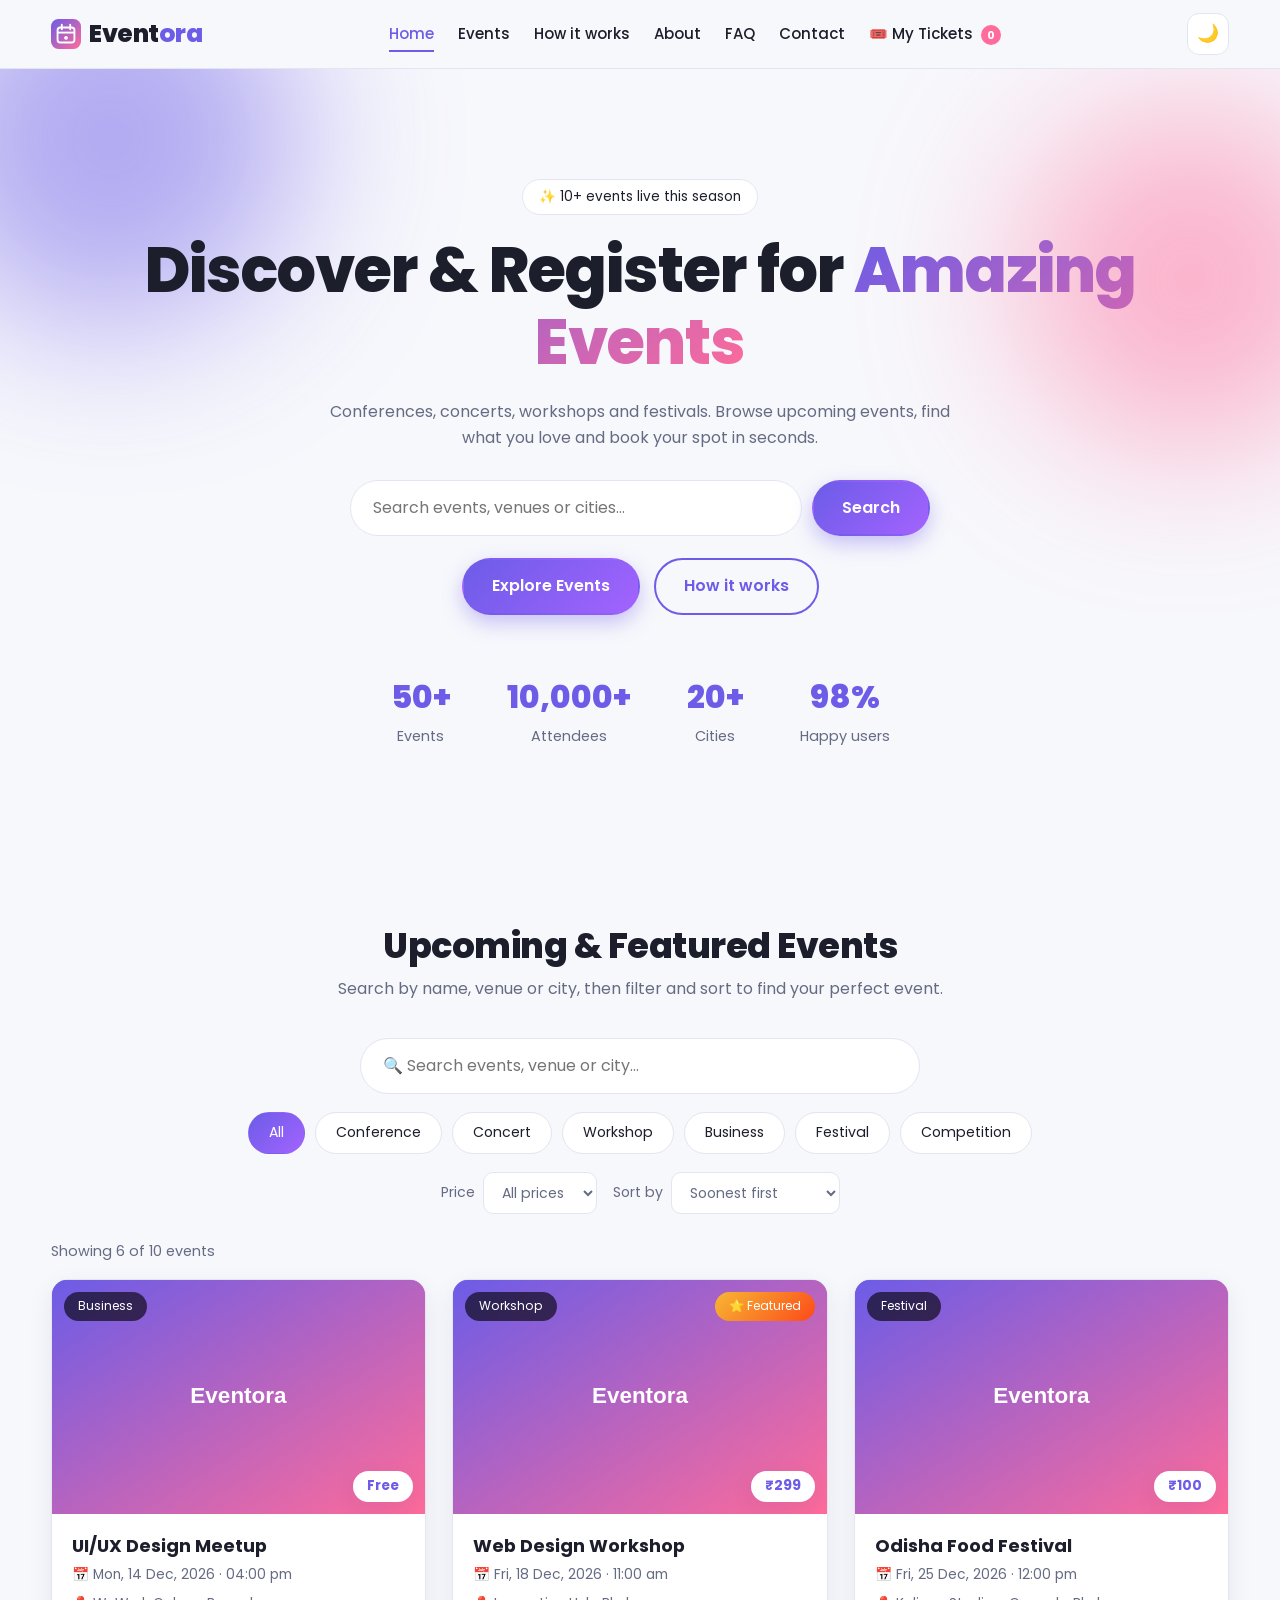
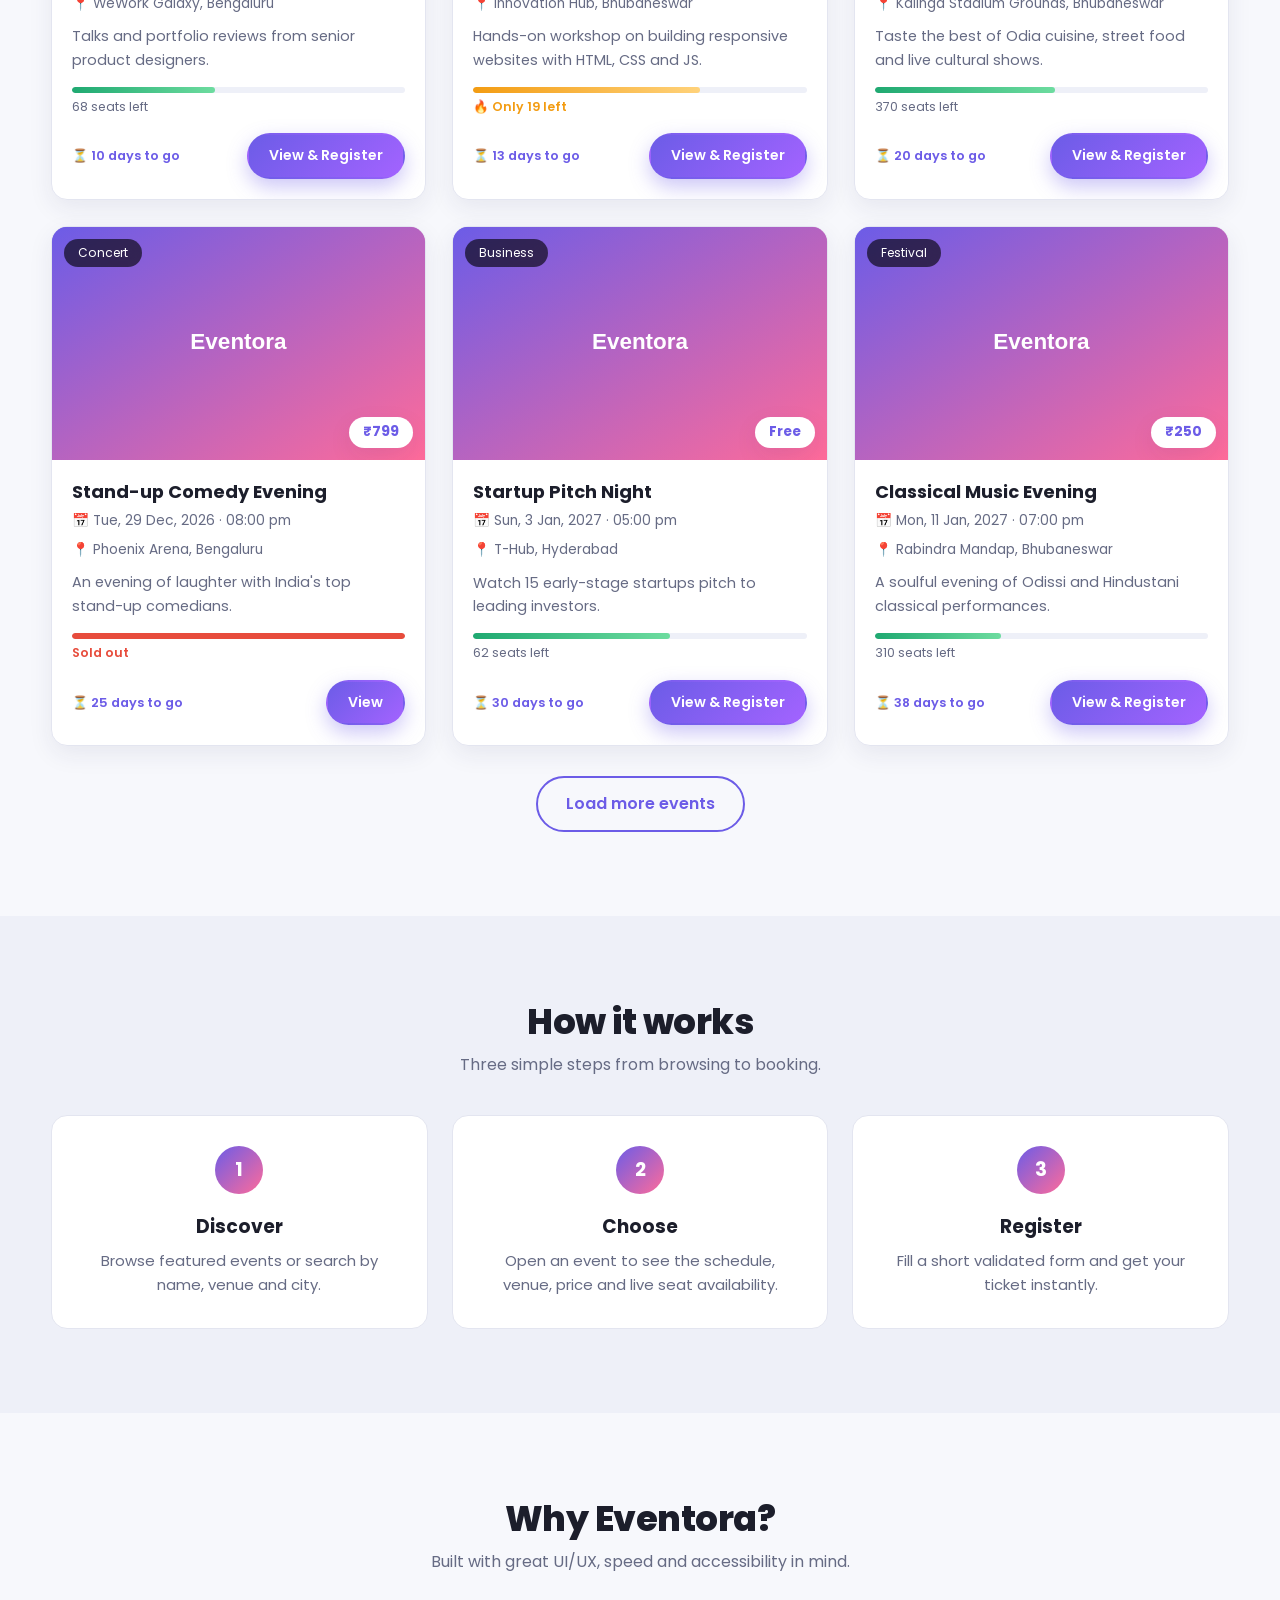
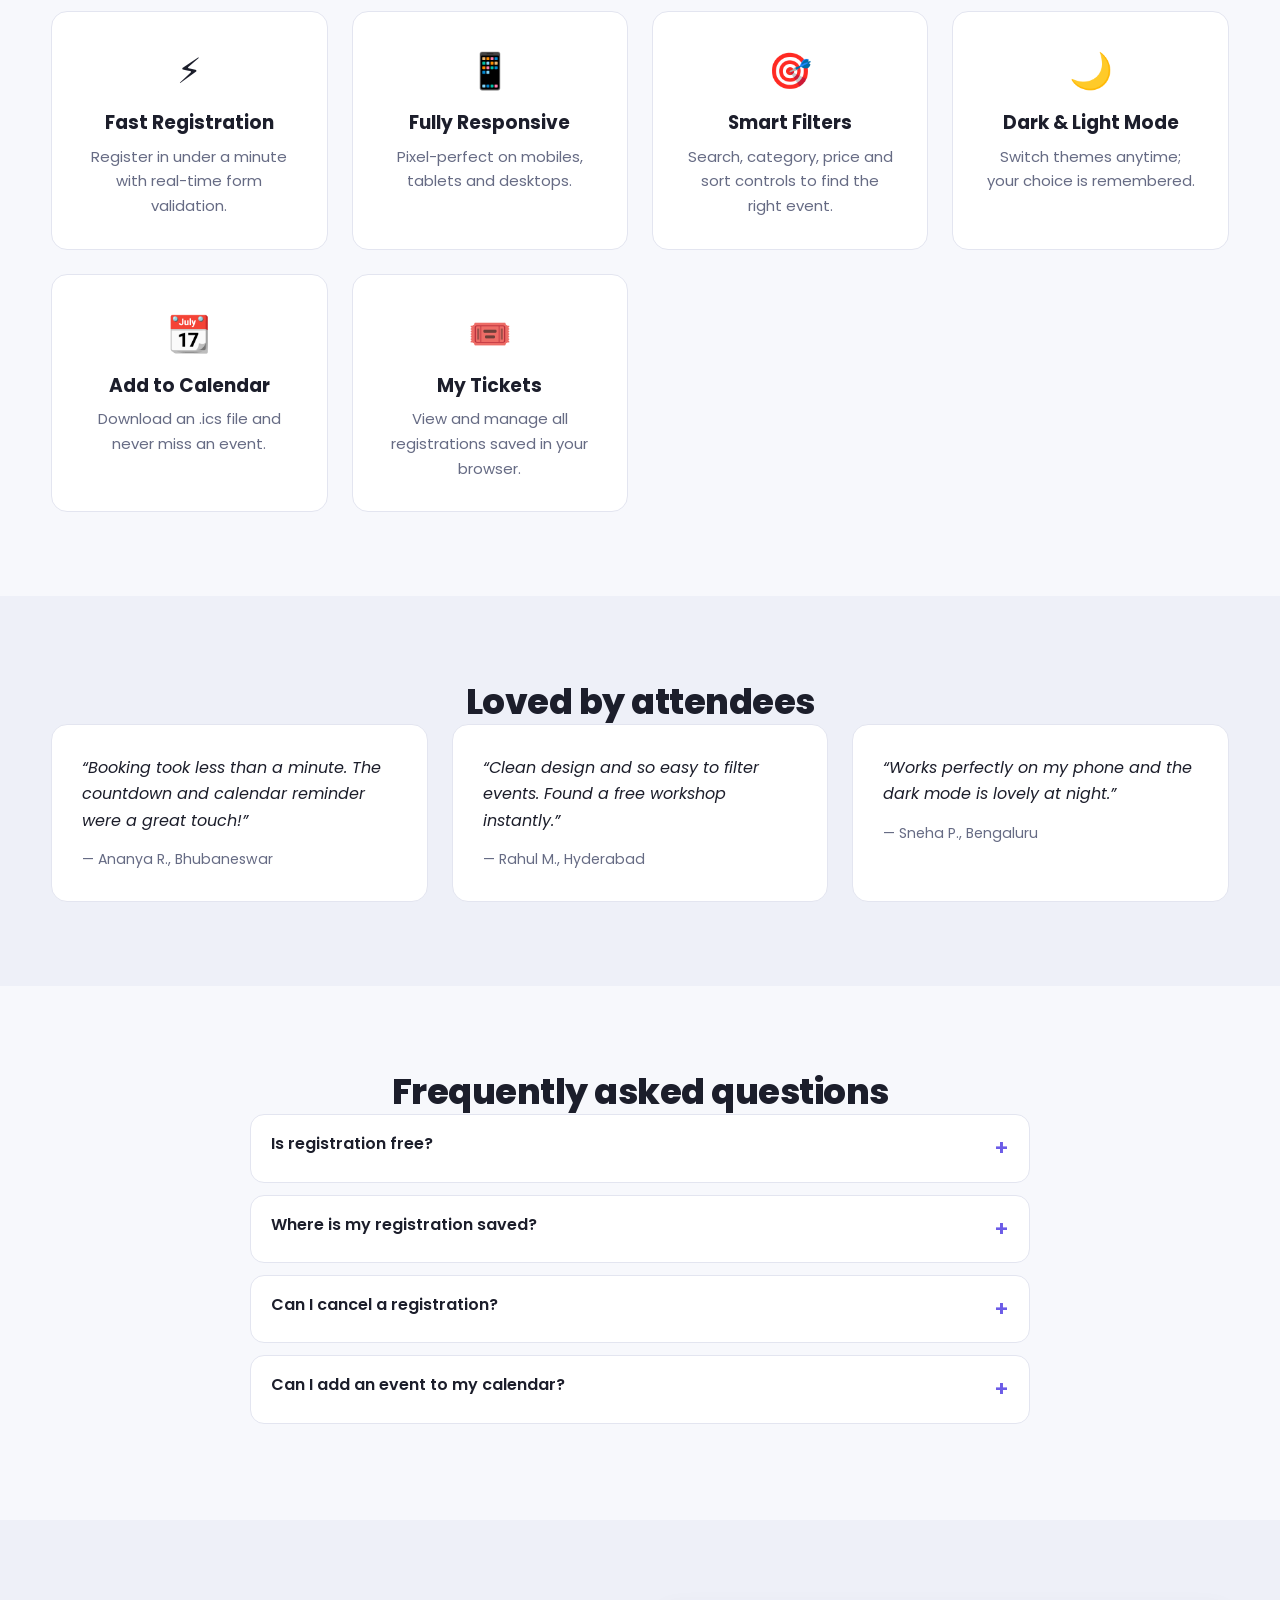
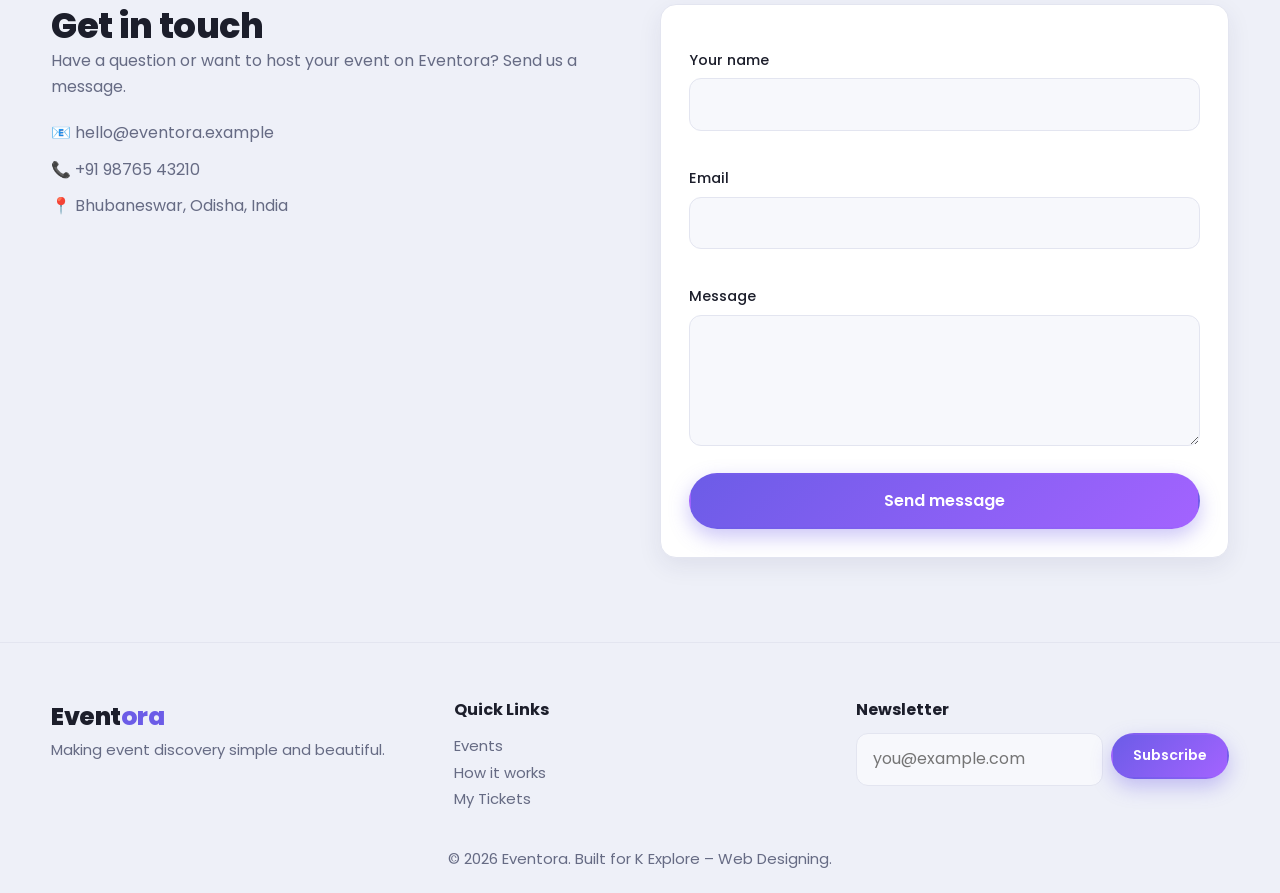
<file: index.html>
<!DOCTYPE html>
<html lang="en" data-theme="light">
<head>
  <meta charset="UTF-8" />
  <meta name="viewport" content="width=device-width, initial-scale=1.0" />
  <title>Eventora | Discover & Register for Upcoming Events</title>
  <meta name="description" content="Eventora - discover, explore and register for conferences, concerts, workshops and festivals near you." />
  <meta name="theme-color" content="#6c5ce7" />
  <meta property="og:type" content="website" />
  <meta property="og:title" content="Eventora | Event Management" />
  <meta property="og:description" content="Browse upcoming events, search, filter and book your spot in seconds." />
  <link rel="icon" href="assets/favicon.svg" type="image/svg+xml" />
  <link rel="preconnect" href="https://fonts.googleapis.com" />
  <link rel="preconnect" href="https://fonts.gstatic.com" crossorigin />
  <link href="https://fonts.googleapis.com/css2?family=Poppins:wght@400;500;600;700;800&display=swap" rel="stylesheet" />
  <link rel="stylesheet" href="css/style.css" />
  <script src="js/theme.js"></script>
</head>
<body>
  <a class="skip-link" href="#main">Skip to main content</a>
  <div id="progressBar" class="progress" aria-hidden="true"></div>

  <header class="navbar">
    <div class="container nav-inner">
      <a href="index.html" class="logo" aria-label="Eventora home"><img src="assets/favicon.svg" alt="" width="30" height="30" /><b class="wordmark">Event<span>ora</span></b></a>
      <nav id="navLinks" class="nav-links" aria-label="Main navigation">
        <a href="#home" class="active">Home</a>
        <a href="#events">Events</a>
        <a href="#how">How it works</a>
        <a href="#about">About</a>
        <a href="#faq">FAQ</a>
        <a href="#contact">Contact</a>
        <a href="my-tickets.html" class="tickets-link">🎟️ My Tickets <span id="ticketCount" class="count" hidden>0</span></a>
      </nav>
      <div class="nav-actions">
        <button id="themeToggle" class="icon-btn" aria-label="Toggle dark mode">🌙</button>
        <button id="menuToggle" class="icon-btn menu-btn" aria-label="Open menu" aria-expanded="false" aria-controls="navLinks">☰</button>
      </div>
    </div>
  </header>

  <main id="main">
    <!-- HERO -->
    <section id="home" class="hero">
      <div class="blob b1" aria-hidden="true"></div>
      <div class="blob b2" aria-hidden="true"></div>
      <div class="container hero-content">
        <p class="badge">✨ 10+ events live this season</p>
        <h1>Discover &amp; Register for <span class="gradient-text">Amazing Events</span></h1>
        <p class="hero-sub">Conferences, concerts, workshops and festivals. Browse upcoming events, find what you love and book your spot in seconds.</p>

        <form id="heroSearch" class="hero-search" role="search">
          <label for="heroQuery" class="sr-only">Search events</label>
          <input id="heroQuery" type="search" placeholder="Search events, venues or cities..." autocomplete="off" />
          <button type="submit" class="btn btn-primary">Search</button>
        </form>

        <div class="hero-buttons">
          <a href="#events" class="btn btn-primary">Explore Events</a>
          <a href="#how" class="btn btn-outline">How it works</a>
        </div>

        <div class="hero-stats">
          <div><strong data-count="50" data-suffix="+">0</strong><span>Events</span></div>
          <div><strong data-count="10000" data-suffix="+">0</strong><span>Attendees</span></div>
          <div><strong data-count="20" data-suffix="+">0</strong><span>Cities</span></div>
          <div><strong data-count="98" data-suffix="%">0</strong><span>Happy users</span></div>
        </div>
      </div>
    </section>

    <!-- EVENTS -->
    <section id="events" class="section">
      <div class="container">
        <h2 class="section-title">Upcoming &amp; Featured Events</h2>
        <p class="section-sub">Search by name, venue or city, then filter and sort to find your perfect event.</p>

        <div class="toolbar">
          <div class="search-wrap">
            <label for="searchInput" class="sr-only">Search events</label>
            <input type="search" id="searchInput" placeholder="🔍 Search events, venue or city..." autocomplete="off" />
          </div>
          <div id="categoryFilters" class="chips" role="group" aria-label="Filter by category"></div>
          <div class="selects">
            <label>Price
              <select id="priceSelect">
                <option value="all">All prices</option>
                <option value="free">Free only</option>
                <option value="paid">Paid only</option>
              </select>
            </label>
            <label>Sort by
              <select id="sortSelect">
                <option value="soonest">Soonest first</option>
                <option value="price-low">Price: low to high</option>
                <option value="price-high">Price: high to low</option>
                <option value="filling">Filling fast</option>
              </select>
            </label>
          </div>
        </div>

        <p id="resultCount" class="result-count" aria-live="polite"></p>
        <div id="eventsGrid" class="grid" aria-busy="true"></div>

        <div id="noResults" class="empty" hidden>
          <div class="empty-ico">😕</div>
          <h3>No events found</h3>
          <p class="muted">Try a different keyword, category or price filter.</p>
          <button id="resetFilters" type="button" class="btn btn-outline">Reset filters</button>
        </div>
        <div class="center"><button id="loadMore" type="button" class="btn btn-outline" hidden>Load more events</button></div>
      </div>
    </section>

    <!-- HOW IT WORKS -->
    <section id="how" class="section alt">
      <div class="container">
        <h2 class="section-title">How it works</h2>
        <p class="section-sub">Three simple steps from browsing to booking.</p>
        <div class="steps">
          <div class="step reveal"><b>1</b><h3>Discover</h3><p>Browse featured events or search by name, venue and city.</p></div>
          <div class="step reveal"><b>2</b><h3>Choose</h3><p>Open an event to see the schedule, venue, price and live seat availability.</p></div>
          <div class="step reveal"><b>3</b><h3>Register</h3><p>Fill a short validated form and get your ticket instantly.</p></div>
        </div>
      </div>
    </section>

    <!-- ABOUT -->
    <section id="about" class="section">
      <div class="container">
        <h2 class="section-title">Why Eventora?</h2>
        <p class="section-sub">Built with great UI/UX, speed and accessibility in mind.</p>
        <div class="features">
          <div class="feature reveal"><span>⚡</span><h3>Fast Registration</h3><p>Register in under a minute with real-time form validation.</p></div>
          <div class="feature reveal"><span>📱</span><h3>Fully Responsive</h3><p>Pixel-perfect on mobiles, tablets and desktops.</p></div>
          <div class="feature reveal"><span>🎯</span><h3>Smart Filters</h3><p>Search, category, price and sort controls to find the right event.</p></div>
          <div class="feature reveal"><span>🌙</span><h3>Dark &amp; Light Mode</h3><p>Switch themes anytime; your choice is remembered.</p></div>
          <div class="feature reveal"><span>📆</span><h3>Add to Calendar</h3><p>Download an .ics file and never miss an event.</p></div>
          <div class="feature reveal"><span>🎟️</span><h3>My Tickets</h3><p>View and manage all registrations saved in your browser.</p></div>
        </div>
      </div>
    </section>

    <!-- TESTIMONIALS -->
    <section class="section alt" aria-labelledby="tTitle">
      <div class="container">
        <h2 id="tTitle" class="section-title">Loved by attendees</h2>
        <div class="features">
          <figure class="quote reveal"><blockquote>“Booking took less than a minute. The countdown and calendar reminder were a great touch!”</blockquote><figcaption>— Ananya R., Bhubaneswar</figcaption></figure>
          <figure class="quote reveal"><blockquote>“Clean design and so easy to filter events. Found a free workshop instantly.”</blockquote><figcaption>— Rahul M., Hyderabad</figcaption></figure>
          <figure class="quote reveal"><blockquote>“Works perfectly on my phone and the dark mode is lovely at night.”</blockquote><figcaption>— Sneha P., Bengaluru</figcaption></figure>
        </div>
      </div>
    </section>

    <!-- FAQ -->
    <section id="faq" class="section">
      <div class="container narrow">
        <h2 class="section-title">Frequently asked questions</h2>
        <div class="faq">
          <details><summary>Is registration free?</summary><p>Registering is free. Some events have a ticket price shown on the event card; free events are marked “Free”.</p></details>
          <details><summary>Where is my registration saved?</summary><p>Registrations are saved in your browser's Local Storage and listed on the “My Tickets” page.</p></details>
          <details><summary>Can I cancel a registration?</summary><p>Yes. Open “My Tickets” and press Cancel on any booking.</p></details>
          <details><summary>Can I add an event to my calendar?</summary><p>Yes. Use the “Add to calendar” button on any event page to download an .ics file.</p></details>
        </div>
      </div>
    </section>

    <!-- CONTACT -->
    <section id="contact" class="section alt">
      <div class="container contact-grid">
        <div>
          <h2 class="section-title left">Get in touch</h2>
          <p class="muted">Have a question or want to host your event on Eventora? Send us a message.</p>
          <ul class="contact-list">
            <li>📧 hello@eventora.example</li>
            <li>📞 +91 98765 43210</li>
            <li>📍 Bhubaneswar, Odisha, India</li>
          </ul>
        </div>
        <form id="contactForm" class="card-form" novalidate>
          <div class="form-group"><label for="cName">Your name</label><input id="cName" name="name" type="text" autocomplete="name" /><small class="error" role="alert"></small></div>
          <div class="form-group"><label for="cEmail">Email</label><input id="cEmail" name="email" type="email" autocomplete="email" /><small class="error" role="alert"></small></div>
          <div class="form-group"><label for="cMsg">Message</label><textarea id="cMsg" name="message" rows="4"></textarea><small class="error" role="alert"></small></div>
          <button type="submit" class="btn btn-primary full">Send message</button>
        </form>
      </div>
    </section>
  </main>

  <footer class="footer">
    <div class="container footer-inner">
      <div>
        <a href="index.html" class="logo"><b class="wordmark">Event<span>ora</span></b></a>
        <p>Making event discovery simple and beautiful.</p>
      </div>
      <div>
        <h4>Quick Links</h4>
        <a href="#events">Events</a><br /><a href="#how">How it works</a><br /><a href="my-tickets.html">My Tickets</a>
      </div>
      <div>
        <h4>Newsletter</h4>
        <form id="newsletterForm" class="news" novalidate>
          <div class="form-group"><label for="nEmail" class="sr-only">Email</label><input id="nEmail" name="email" type="email" placeholder="you@example.com" /><small class="error" role="alert"></small></div>
          <button class="btn btn-primary small" type="submit">Subscribe</button>
        </form>
      </div>
    </div>
    <p class="copy">© <span id="year">2026</span> Eventora. Built for K Explore – Web Designing.</p>
  </footer>

  <button id="toTop" class="to-top" aria-label="Back to top">↑</button>

  <script src="js/common.js"></script>
  <script src="js/data.js"></script>
  <script src="js/main.js"></script>
</body>
</html>
</file>
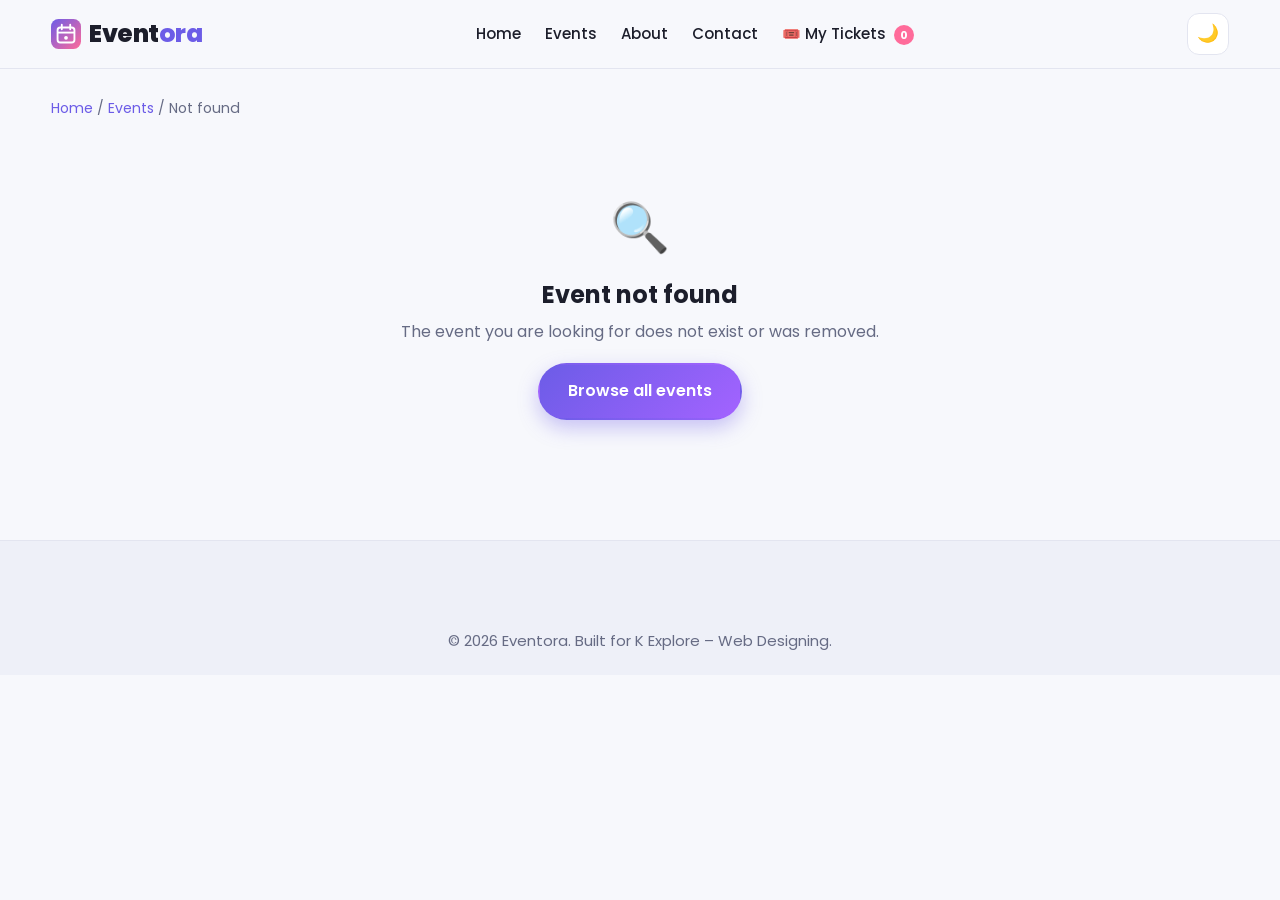
<file: event.html>
<!DOCTYPE html>
<html lang="en" data-theme="light">
<head>
  <meta charset="UTF-8" />
  <meta name="viewport" content="width=device-width, initial-scale=1.0" />
  <title>Event Details | Eventora</title>
  <meta name="description" content="Event details and registration on Eventora." />
  <meta property="og:type" content="website" />
  <meta property="og:title" content="Event | Eventora" />
  <meta property="og:description" content="Event details and registration." />
  <meta property="og:image" content="" />
  <meta name="theme-color" content="#6c5ce7" />
  <link rel="icon" href="assets/favicon.svg" type="image/svg+xml" />
  <link rel="preconnect" href="https://fonts.googleapis.com" />
  <link rel="preconnect" href="https://fonts.gstatic.com" crossorigin />
  <link href="https://fonts.googleapis.com/css2?family=Poppins:wght@400;500;600;700;800&display=swap" rel="stylesheet" />
  <link rel="stylesheet" href="css/style.css" />
  <script src="js/theme.js"></script>
</head>
<body>
  <a class="skip-link" href="#main">Skip to main content</a>
  <div id="progressBar" class="progress" aria-hidden="true"></div>

  <header class="navbar">
    <div class="container nav-inner">
      <a href="index.html" class="logo" aria-label="Eventora home"><img src="assets/favicon.svg" alt="" width="30" height="30" /><b class="wordmark">Event<span>ora</span></b></a>
      <nav id="navLinks" class="nav-links" aria-label="Main navigation">
        <a href="index.html">Home</a>
        <a href="index.html#events">Events</a>
        <a href="index.html#about">About</a>
        <a href="index.html#contact">Contact</a>
        <a href="my-tickets.html" class="tickets-link">🎟️ My Tickets <span id="ticketCount" class="count" hidden>0</span></a>
      </nav>
      <div class="nav-actions">
        <button id="themeToggle" class="icon-btn" aria-label="Toggle dark mode">🌙</button>
        <button id="menuToggle" class="icon-btn menu-btn" aria-label="Open menu" aria-expanded="false" aria-controls="navLinks">☰</button>
      </div>
    </div>
  </header>

  <main id="main" class="container detail-wrap">
    <nav class="breadcrumb" aria-label="Breadcrumb">
      <a href="index.html">Home</a> / <a href="index.html#events">Events</a> / <span id="crumbName">Event</span>
    </nav>

    <div class="detail-layout">
      <article id="eventDetail" class="detail"></article>

      <aside id="registerCard" class="register-card" aria-labelledby="regTitle">
        <h2 id="regTitle">Register for this event</h2>
        <p class="muted small-text">Fill in your details to reserve your spot.</p>

        <form id="regForm" novalidate>
          <div class="form-group">
            <label for="name">Full Name</label>
            <input type="text" id="name" name="name" placeholder="Enter your full name" autocomplete="name" />
            <small class="error" role="alert"></small>
          </div>
          <div class="form-group">
            <label for="email">Email Address</label>
            <input type="email" id="email" name="email" placeholder="you@example.com" autocomplete="email" />
            <small class="error" role="alert"></small>
          </div>
          <div class="form-group">
            <label for="phone">Phone Number</label>
            <input type="tel" id="phone" name="phone" placeholder="10-digit mobile number" maxlength="10" inputmode="numeric" autocomplete="tel" />
            <small class="error" role="alert"></small>
          </div>
          <div class="form-group">
            <label for="eventSelect">Selected Event</label>
            <select id="eventSelect" name="event"></select>
            <small class="error" role="alert"></small>
          </div>
          <div class="form-group">
            <label for="tickets">Number of tickets</label>
            <select id="tickets" name="tickets"><option value="1">1</option></select>
            <small class="error" role="alert"></small>
          </div>

          <div class="total-row"><span>Total</span><strong id="totalPrice">—</strong></div>

          <div class="form-group check">
            <label><input type="checkbox" name="terms" /> I agree to the event terms &amp; conditions.</label>
            <small class="error" role="alert"></small>
          </div>

          <button id="submitBtn" type="submit" class="btn btn-primary full">Register Now</button>
        </form>
      </aside>
    </div>

    <section id="related" class="related" aria-labelledby="relTitle">
      <h2 id="relTitle" class="section-title left">You may also like</h2>
      <div id="relatedGrid" class="grid"></div>
    </section>
  </main>

  <!-- Success modal -->
  <dialog id="ticketModal" aria-labelledby="modalTitle">
    <div id="ticketBody"></div>
    <div class="modal-actions">
      <button type="button" class="btn btn-outline small" id="modalCal">📆 Add to calendar</button>
      <a class="btn btn-primary small" href="my-tickets.html">View my tickets</a>
      <button type="button" class="btn btn-outline small" id="modalClose">Close</button>
    </div>
  </dialog>

  <footer class="footer">
    <p class="copy">© <span id="year">2026</span> Eventora. Built for K Explore – Web Designing.</p>
  </footer>

  <button id="toTop" class="to-top" aria-label="Back to top">↑</button>

  <script src="js/common.js"></script>
  <script src="js/data.js"></script>
  <script src="js/event.js"></script>
</body>
</html>
</file>
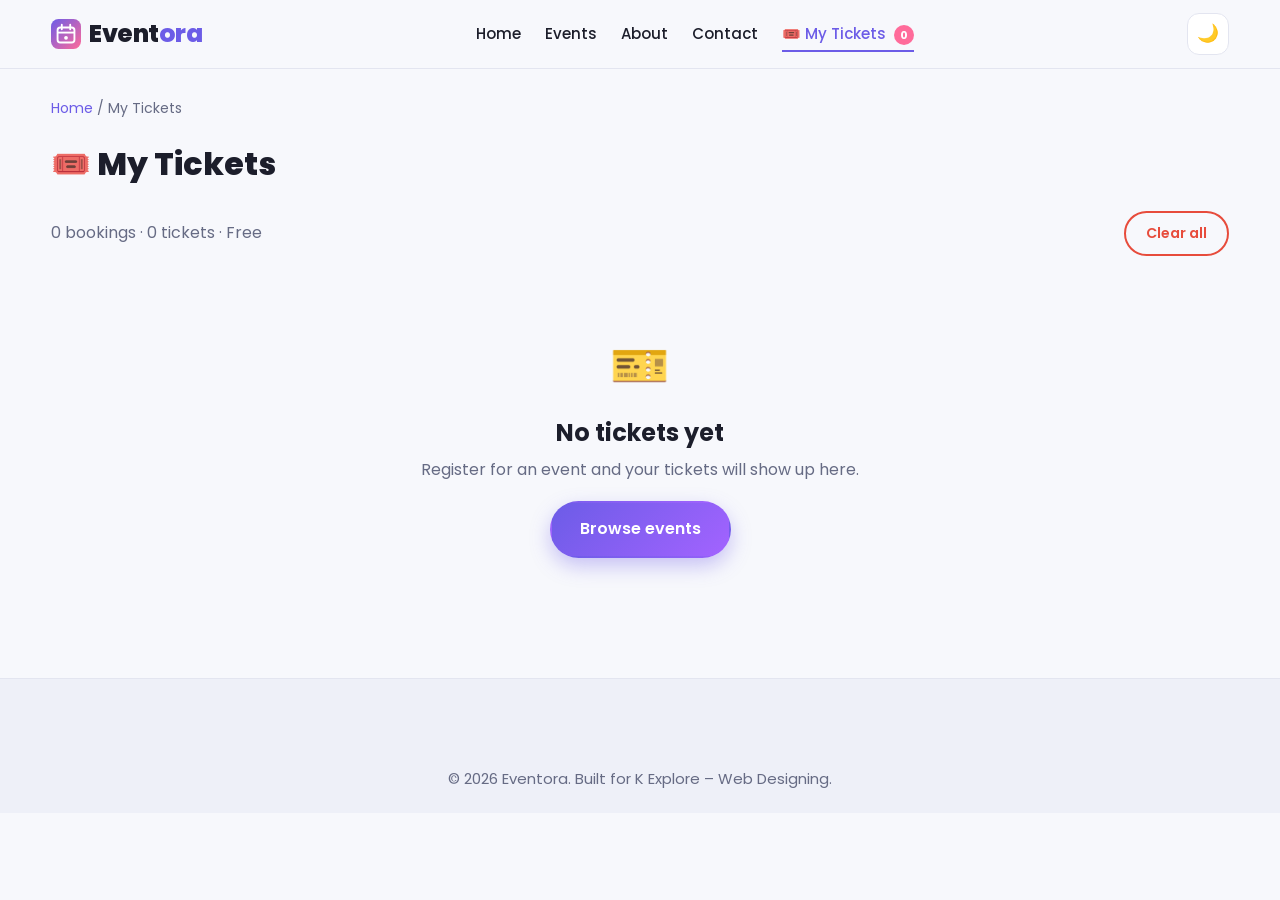
<file: my-tickets.html>
<!DOCTYPE html>
<html lang="en" data-theme="light">
<head>
  <meta charset="UTF-8" />
  <meta name="viewport" content="width=device-width, initial-scale=1.0" />
  <title>My Tickets | Eventora</title>
  <meta name="description" content="View and manage your Eventora registrations." />
  <meta name="theme-color" content="#6c5ce7" />
  <link rel="icon" href="assets/favicon.svg" type="image/svg+xml" />
  <link rel="preconnect" href="https://fonts.googleapis.com" />
  <link rel="preconnect" href="https://fonts.gstatic.com" crossorigin />
  <link href="https://fonts.googleapis.com/css2?family=Poppins:wght@400;500;600;700;800&display=swap" rel="stylesheet" />
  <link rel="stylesheet" href="css/style.css" />
  <script src="js/theme.js"></script>
</head>
<body>
  <a class="skip-link" href="#main">Skip to main content</a>
  <div id="progressBar" class="progress" aria-hidden="true"></div>

  <header class="navbar">
    <div class="container nav-inner">
      <a href="index.html" class="logo" aria-label="Eventora home"><img src="assets/favicon.svg" alt="" width="30" height="30" /><b class="wordmark">Event<span>ora</span></b></a>
      <nav id="navLinks" class="nav-links" aria-label="Main navigation">
        <a href="index.html">Home</a>
        <a href="index.html#events">Events</a>
        <a href="index.html#about">About</a>
        <a href="index.html#contact">Contact</a>
        <a href="my-tickets.html" class="tickets-link active">🎟️ My Tickets <span id="ticketCount" class="count" hidden>0</span></a>
      </nav>
      <div class="nav-actions">
        <button id="themeToggle" class="icon-btn" aria-label="Toggle dark mode">🌙</button>
        <button id="menuToggle" class="icon-btn menu-btn" aria-label="Open menu" aria-expanded="false" aria-controls="navLinks">☰</button>
      </div>
    </div>
  </header>

  <main id="main" class="container detail-wrap">
    <nav class="breadcrumb" aria-label="Breadcrumb"><a href="index.html">Home</a> / <span>My Tickets</span></nav>
    <h1 class="page-title">🎟️ My Tickets</h1>

    <div id="ticketsToolbar" class="tickets-toolbar" hidden>
      <p id="ticketSummary" class="muted"></p>
      <button id="clearAll" type="button" class="btn btn-danger small">Clear all</button>
    </div>

    <div id="ticketList" class="ticket-list"></div>

    <div id="emptyTickets" class="empty" hidden>
      <div class="empty-ico">🎫</div>
      <h2>No tickets yet</h2>
      <p class="muted">Register for an event and your tickets will show up here.</p>
      <a class="btn btn-primary" href="index.html#events">Browse events</a>
    </div>
  </main>

  <footer class="footer">
    <p class="copy">© <span id="year">2026</span> Eventora. Built for K Explore – Web Designing.</p>
  </footer>

  <button id="toTop" class="to-top" aria-label="Back to top">↑</button>

  <script src="js/common.js"></script>
  <script src="js/data.js"></script>
  <script src="js/tickets.js"></script>
</body>
</html>
</file>
<file: css/style.css>
/* =========================================================
   Eventora - style.css
   1. Tokens  2. Base  3. Layout  4. Components
   5. Pages   6. Animations  7. Responsive  8. A11y
   ========================================================= */

/* ---------- 1. TOKENS ---------- */
:root {
  --bg: #f7f8fc;
  --bg-alt: #eef0f8;
  --card: #ffffff;
  --text: #1c1e2b;
  --muted: #666b84;
  --primary: #6c5ce7;
  --primary-2: #a363ff;
  --accent: #ff6b9a;
  --danger: #e74c3c;
  --success: #1fa971;
  --warn: #f39c12;
  --border: #e3e5f0;
  --shadow: 0 8px 24px rgba(40, 40, 90, 0.08);
  --shadow-hover: 0 16px 38px rgba(108, 92, 231, 0.26);
  --radius: 16px;
  --nav-h: 68px;
}
[data-theme="dark"] {
  --bg: #0f1020;
  --bg-alt: #151730;
  --card: #1b1d38;
  --text: #f1f2fb;
  --muted: #a6aac6;
  --border: #2b2e52;
  --shadow: 0 8px 24px rgba(0, 0, 0, 0.4);
  --shadow-hover: 0 16px 38px rgba(163, 99, 255, 0.3);
}

/* ---------- 2. BASE ---------- */
*, *::before, *::after { margin: 0; padding: 0; box-sizing: border-box; }
html { scroll-behavior: smooth; scroll-padding-top: calc(var(--nav-h) + 12px); }
body {
  font-family: "Poppins", system-ui, -apple-system, "Segoe UI", sans-serif;
  background: var(--bg); color: var(--text); line-height: 1.65;
  transition: background 0.3s, color 0.3s; -webkit-font-smoothing: antialiased;
}
a { color: inherit; text-decoration: none; }
img { max-width: 100%; display: block; }
button, input, select, textarea { font: inherit; color: inherit; }
button { cursor: pointer; }
ul, ol { list-style: none; }
.container { width: min(1180px, 92%); margin: 0 auto; }
.narrow { width: min(780px, 92%); }
.muted { color: var(--muted); }
.center { text-align: center; margin-top: 30px; }
.small-text { font-size: 0.88rem; }
.sr-only { position: absolute; width: 1px; height: 1px; overflow: hidden; clip: rect(0 0 0 0); white-space: nowrap; }
.gradient-text { background: linear-gradient(135deg, var(--primary), var(--accent)); -webkit-background-clip: text; background-clip: text; color: transparent; }

/* ---------- 3. LAYOUT: navbar / sections / footer ---------- */
.skip-link { position: absolute; left: 12px; top: -60px; background: var(--primary); color: #fff; padding: 10px 16px; border-radius: 10px; z-index: 300; transition: top 0.2s; }
.skip-link:focus { top: 12px; }
.progress { position: fixed; top: 0; left: 0; height: 3px; width: 0; z-index: 250; background: linear-gradient(90deg, var(--primary), var(--accent)); }

.navbar { position: sticky; top: 0; z-index: 200; background: color-mix(in srgb, var(--bg) 82%, transparent); backdrop-filter: blur(12px); border-bottom: 1px solid var(--border); transition: box-shadow 0.3s; }
.navbar.scrolled { box-shadow: var(--shadow); }
.nav-inner { display: flex; align-items: center; justify-content: space-between; height: var(--nav-h); gap: 16px; }
.logo { display: inline-flex; align-items: center; gap: 8px; font-size: 1.55rem; font-weight: 800; letter-spacing: -0.5px; }
.logo span { color: var(--primary); }
.nav-links { display: flex; align-items: center; gap: 24px; }
.nav-links a { font-weight: 500; font-size: 0.94rem; position: relative; padding: 4px 0; transition: color 0.2s; }
.nav-links a::after { content: ""; position: absolute; left: 0; bottom: -2px; width: 0; height: 2px; background: var(--primary); transition: width 0.3s; }
.nav-links a:hover, .nav-links a.active { color: var(--primary); }
.nav-links a:hover::after, .nav-links a.active::after { width: 100%; }
.count { display: inline-grid; place-items: center; min-width: 20px; height: 20px; padding: 0 6px; margin-left: 4px; border-radius: 999px; background: var(--accent); color: #fff; font-size: 0.7rem; font-weight: 700; }
.nav-actions { display: flex; gap: 10px; }
.icon-btn { background: var(--card); border: 1px solid var(--border); width: 42px; height: 42px; border-radius: 12px; font-size: 1.1rem; transition: transform 0.2s, box-shadow 0.2s; }
.icon-btn:hover { transform: translateY(-2px); box-shadow: var(--shadow); }
.menu-btn { display: none; }

.section { padding: 84px 0; }
.section.alt { background: var(--bg-alt); }
.section-title { text-align: center; font-size: clamp(1.6rem, 3vw, 2.2rem); font-weight: 800; letter-spacing: -0.5px; line-height: 1.25; }
.section-title.left { text-align: left; }
.section-sub { text-align: center; color: var(--muted); margin: 8px auto 36px; max-width: 620px; }

.footer { background: var(--bg-alt); border-top: 1px solid var(--border); padding: 54px 0 22px; margin-top: 0; }
.footer-inner { display: grid; grid-template-columns: repeat(auto-fit, minmax(230px, 1fr)); gap: 30px; }
.footer h4 { margin-bottom: 10px; }
.footer p, .footer a:not(.logo):not(.btn) { color: var(--muted); font-size: 0.93rem; }
.footer a:not(.logo):not(.btn):hover { color: var(--primary); }
.copy { text-align: center; margin-top: 34px; color: var(--muted); font-size: 0.85rem; }
.news { display: flex; gap: 8px; align-items: flex-start; }
.news .form-group { margin: 0; flex: 1; }

.to-top { position: fixed; right: 20px; bottom: 20px; width: 46px; height: 46px; border-radius: 50%; border: none; background: linear-gradient(135deg, var(--primary), var(--primary-2)); color: #fff; font-size: 1.2rem; box-shadow: var(--shadow-hover); opacity: 0; transform: translateY(20px); pointer-events: none; transition: 0.3s; z-index: 150; }
.to-top.show { opacity: 1; transform: none; pointer-events: auto; }

/* ---------- 4. COMPONENTS ---------- */
.btn { display: inline-flex; align-items: center; justify-content: center; gap: 6px; padding: 13px 28px; border-radius: 999px; font-weight: 600; border: 2px solid transparent; transition: transform 0.25s, box-shadow 0.25s, background 0.25s, color 0.25s; }
.btn:hover:not(:disabled) { transform: translateY(-3px); }
.btn:disabled { opacity: 0.55; cursor: not-allowed; }
.btn-primary { background: linear-gradient(135deg, var(--primary), var(--primary-2)); color: #fff; box-shadow: 0 8px 20px rgba(108, 92, 231, 0.35); }
.btn-primary:hover:not(:disabled) { box-shadow: var(--shadow-hover); }
.btn-outline { border-color: var(--primary); color: var(--primary); background: transparent; }
.btn-outline:hover { background: var(--primary); color: #fff; }
.btn-danger { background: transparent; border-color: var(--danger); color: var(--danger); }
.btn-danger:hover { background: var(--danger); color: #fff; }
.btn.small { padding: 9px 20px; font-size: 0.88rem; }
.btn.full { width: 100%; margin-top: 6px; }

/* toolbar */
.toolbar { display: flex; flex-direction: column; align-items: center; gap: 18px; margin-bottom: 26px; }
.search-wrap { width: min(560px, 100%); }
#searchInput, #heroQuery { width: 100%; padding: 14px 22px; border-radius: 999px; border: 1px solid var(--border); background: var(--card); outline: none; transition: border 0.2s, box-shadow 0.2s; }
#searchInput:focus, #heroQuery:focus { border-color: var(--primary); box-shadow: 0 0 0 4px rgba(108, 92, 231, 0.16); }
.chips { display: flex; flex-wrap: wrap; gap: 10px; justify-content: center; }
.chip { padding: 8px 20px; border-radius: 999px; border: 1px solid var(--border); background: var(--card); font-size: 0.88rem; transition: all 0.25s; }
.chip:hover { border-color: var(--primary); color: var(--primary); }
.chip.active { background: linear-gradient(135deg, var(--primary), var(--primary-2)); color: #fff; border-color: transparent; }
.selects { display: flex; gap: 16px; flex-wrap: wrap; justify-content: center; }
.selects label { display: flex; align-items: center; gap: 8px; font-size: 0.88rem; color: var(--muted); }
select { padding: 9px 14px; border-radius: 10px; border: 1px solid var(--border); background: var(--card); outline: none; }
select:focus { border-color: var(--primary); }
.result-count { color: var(--muted); font-size: 0.9rem; margin-bottom: 16px; min-height: 1.4em; }

/* cards */
.grid { display: grid; grid-template-columns: repeat(auto-fill, minmax(300px, 1fr)); gap: 26px; }
.card { background: var(--card); border-radius: var(--radius); overflow: hidden; border: 1px solid var(--border); box-shadow: var(--shadow); display: flex; flex-direction: column; transition: transform 0.3s, box-shadow 0.3s; animation: fadeUp 0.55s both; }
.card:hover { transform: translateY(-8px); box-shadow: var(--shadow-hover); }
.card-img { position: relative; display: block; aspect-ratio: 16 / 10; overflow: hidden; background: linear-gradient(135deg, var(--primary), var(--accent)); }
.card-img img { width: 100%; height: 100%; object-fit: cover; transition: transform 0.5s; }
.card:hover .card-img img { transform: scale(1.08); }
.tag { position: absolute; top: 12px; left: 12px; padding: 4px 14px; border-radius: 999px; background: rgba(0, 0, 0, 0.62); color: #fff; font-size: 0.76rem; backdrop-filter: blur(6px); }
.tag.featured { left: auto; right: 12px; background: linear-gradient(135deg, #f7b733, #fc4a1a); }
.price-pill { position: absolute; bottom: 12px; right: 12px; padding: 4px 14px; border-radius: 999px; background: var(--card); color: var(--primary); font-weight: 700; font-size: 0.85rem; box-shadow: var(--shadow); }
.card-body { padding: 20px; display: flex; flex-direction: column; flex: 1; gap: 6px; }
.card-body h3 { font-size: 1.12rem; line-height: 1.35; }
.card-body h3 a:hover { color: var(--primary); }
.meta { color: var(--muted); font-size: 0.86rem; }
.desc { color: var(--muted); font-size: 0.9rem; flex: 1; margin-top: 4px; }
.card-foot { display: flex; align-items: center; justify-content: space-between; gap: 10px; margin-top: 10px; }
.countdown-mini { font-size: 0.8rem; font-weight: 600; color: var(--primary); }

/* seats bar */
.seats { margin-top: 8px; }
.seats .bar { height: 6px; border-radius: 99px; background: var(--bg-alt); overflow: hidden; }
.seats .bar span { display: block; height: 100%; border-radius: 99px; background: linear-gradient(90deg, var(--success), #6ddc9f); }
.seats.low .bar span { background: linear-gradient(90deg, var(--warn), #ffd27a); }
.seats.sold .bar span { background: var(--danger); }
.seats small { display: block; margin-top: 4px; font-size: 0.78rem; color: var(--muted); }
.seats.low small { color: var(--warn); font-weight: 600; }
.seats.sold small { color: var(--danger); font-weight: 600; }

/* skeleton */
.skeleton { animation: none; pointer-events: none; }
.skeleton .card-img { background: var(--bg-alt); }
.skeleton i { display: block; height: 14px; border-radius: 8px; background: var(--bg-alt); margin-bottom: 10px; position: relative; overflow: hidden; }
.skeleton i.short { width: 55%; }
.skeleton .card-img::after, .skeleton i::after { content: ""; position: absolute; inset: 0; background: linear-gradient(90deg, transparent, rgba(255, 255, 255, 0.35), transparent); transform: translateX(-100%); animation: shimmer 1.3s infinite; }

/* empty state */
.empty { text-align: center; padding: 50px 20px; }
.empty-ico { font-size: 3rem; }
.empty h2, .empty h3 { margin: 8px 0 4px; }
.empty .btn { margin-top: 18px; }

/* forms */
.form-group { display: flex; flex-direction: column; gap: 6px; margin-top: 16px; }
.form-group label { font-weight: 500; font-size: 0.9rem; }
.form-group input:not([type="checkbox"]), .form-group select, .form-group textarea { padding: 12px 16px; border-radius: 12px; border: 1px solid var(--border); background: var(--bg); outline: none; transition: border 0.2s, box-shadow 0.2s; width: 100%; resize: vertical; }
.form-group input:focus, .form-group select:focus, .form-group textarea:focus { border-color: var(--primary); box-shadow: 0 0 0 4px rgba(108, 92, 231, 0.16); }
.form-group.invalid input:not([type="checkbox"]), .form-group.invalid select, .form-group.invalid textarea { border-color: var(--danger); }
.form-group.valid input:not([type="checkbox"]), .form-group.valid select, .form-group.valid textarea { border-color: var(--success); }
.form-group.check label { display: flex; gap: 10px; align-items: flex-start; font-weight: 400; color: var(--muted); }
.form-group.check input { margin-top: 5px; accent-color: var(--primary); }
.error { color: var(--danger); font-size: 0.8rem; min-height: 1.1em; }
.total-row { display: flex; justify-content: space-between; align-items: center; margin-top: 18px; padding: 12px 16px; border-radius: 12px; background: var(--bg-alt); }
.total-row strong { color: var(--primary); font-size: 1.2rem; }
.card-form, .register-card { background: var(--card); border: 1px solid var(--border); border-radius: var(--radius); padding: 28px; box-shadow: var(--shadow); }

/* toast */
#toasts { position: fixed; top: 80px; right: 16px; z-index: 400; display: grid; gap: 10px; }
.toast { padding: 13px 20px; border-radius: 12px; background: var(--card); border: 1px solid var(--border); border-left: 5px solid var(--primary); box-shadow: var(--shadow-hover); font-size: 0.92rem; animation: slideIn 0.35s both; max-width: 340px; }
.toast.success { border-left-color: var(--success); }
.toast.error { border-left-color: var(--danger); }
.toast.out { opacity: 0; transform: translateX(30px); transition: 0.3s; }

/* modal */
dialog { margin: auto; border: none; border-radius: 20px; padding: 30px; width: min(480px, 92vw); background: var(--card); color: var(--text); box-shadow: 0 30px 80px rgba(0, 0, 0, 0.35); }
dialog::backdrop { background: rgba(10, 10, 30, 0.6); backdrop-filter: blur(4px); }
dialog[open] { animation: pop 0.35s both; }
#ticketBody { text-align: center; }
.ticket-ok { font-size: 3rem; }
.ticket-info { text-align: left; margin: 18px 0; border: 1px dashed var(--border); border-radius: 14px; padding: 6px 16px; }
.ticket-info div { display: flex; justify-content: space-between; gap: 14px; padding: 8px 0; border-bottom: 1px solid var(--border); font-size: 0.9rem; }
.ticket-info div:last-child { border: none; }
.ticket-info dt { color: var(--muted); }
.ticket-info dd { font-weight: 600; text-align: right; }
.modal-actions { display: flex; gap: 10px; justify-content: center; flex-wrap: wrap; }

/* ---------- 5. PAGES ---------- */
/* hero */
.hero { position: relative; overflow: hidden; padding: 110px 0 90px; text-align: center; background: var(--bg); }
.blob { position: absolute; border-radius: 50%; filter: blur(80px); opacity: 0.5; animation: float 9s ease-in-out infinite; }
.b1 { width: 380px; height: 380px; background: var(--primary); top: -120px; left: -80px; }
.b2 { width: 340px; height: 340px; background: var(--accent); top: 40px; right: -80px; animation-delay: -4s; }
.hero-content { position: relative; z-index: 1; }
.badge { display: inline-block; padding: 6px 16px; border-radius: 999px; background: var(--card); border: 1px solid var(--border); font-size: 0.85rem; margin-bottom: 20px; animation: fadeUp 0.8s both; }
.hero h1 { font-size: clamp(2.1rem, 5.5vw, 3.9rem); font-weight: 800; line-height: 1.15; letter-spacing: -1px; animation: fadeUp 0.8s 0.1s both; }
.hero-sub { max-width: 650px; margin: 20px auto 28px; color: var(--muted); animation: fadeUp 0.8s 0.2s both; }
.hero-search { display: flex; gap: 10px; max-width: 580px; margin: 0 auto 22px; animation: fadeUp 0.8s 0.25s both; }
.hero-buttons { display: flex; gap: 14px; justify-content: center; flex-wrap: wrap; animation: fadeUp 0.8s 0.3s both; }
.hero-stats { display: flex; justify-content: center; gap: 56px; margin-top: 56px; flex-wrap: wrap; animation: fadeUp 0.8s 0.4s both; }
.hero-stats strong { display: block; font-size: 2rem; font-weight: 800; color: var(--primary); }
.hero-stats span { color: var(--muted); font-size: 0.9rem; }

/* steps / features / quotes / faq / contact */
.steps, .features { display: grid; grid-template-columns: repeat(auto-fit, minmax(260px, 1fr)); gap: 24px; }
.step, .feature, .quote { background: var(--card); padding: 30px; border-radius: var(--radius); border: 1px solid var(--border); text-align: center; transition: transform 0.3s, box-shadow 0.3s; }
.step:hover, .feature:hover, .quote:hover { transform: translateY(-6px); box-shadow: var(--shadow-hover); }
.step b { display: inline-grid; place-items: center; width: 48px; height: 48px; border-radius: 50%; background: linear-gradient(135deg, var(--primary), var(--accent)); color: #fff; font-size: 1.2rem; margin-bottom: 10px; }
.feature span { font-size: 2.2rem; }
.step h3, .feature h3 { margin: 8px 0 6px; }
.step p, .feature p { color: var(--muted); font-size: 0.93rem; }
.quote { text-align: left; }
.quote blockquote { font-style: italic; margin-bottom: 14px; }
.quote figcaption { color: var(--muted); font-size: 0.88rem; }
.faq details { background: var(--card); border: 1px solid var(--border); border-radius: 14px; padding: 16px 20px; margin-bottom: 12px; transition: box-shadow 0.2s; }
.faq details[open] { box-shadow: var(--shadow); border-color: var(--primary); }
.faq summary { font-weight: 600; cursor: pointer; list-style: none; display: flex; justify-content: space-between; }
.faq summary::after { content: "+"; font-size: 1.3rem; color: var(--primary); transition: transform 0.3s; }
.faq details[open] summary::after { transform: rotate(45deg); }
.faq p { margin-top: 10px; color: var(--muted); }
.contact-grid { display: grid; grid-template-columns: 1fr 1fr; gap: 40px; align-items: start; }
.contact-list { margin-top: 20px; display: grid; gap: 10px; color: var(--muted); }

/* detail page */
.detail-wrap { padding: 28px 0 70px; }
.wordmark { font-weight: 800; }
.breadcrumb { font-size: 0.88rem; color: var(--muted); margin-bottom: 18px; }
.breadcrumb a { color: var(--primary); }
.page-title { font-size: 2rem; font-weight: 800; margin-bottom: 20px; }
.detail-layout { display: grid; grid-template-columns: minmax(0, 1.6fr) minmax(300px, 1fr); gap: 32px; align-items: start; }
.detail { animation: fadeUp 0.6s both; }
.detail-img { position: relative; border-radius: var(--radius); overflow: hidden; aspect-ratio: 16 / 9; background: linear-gradient(135deg, var(--primary), var(--accent)); box-shadow: var(--shadow); margin-bottom: 22px; }
.detail-img img { width: 100%; height: 100%; object-fit: cover; }
.detail h1 { font-size: clamp(1.7rem, 3.4vw, 2.4rem); font-weight: 800; line-height: 1.2; letter-spacing: -0.5px; }
.lead { margin: 8px 0 20px; font-size: 1.02rem; }
.h-sm { font-size: 1.15rem; margin: 28px 0 10px; }
.info-grid { display: grid; grid-template-columns: repeat(auto-fit, minmax(230px, 1fr)); gap: 14px; }
.info-grid li { display: flex; gap: 12px; align-items: center; background: var(--card); border: 1px solid var(--border); border-radius: 14px; padding: 12px 16px; }
.info-grid li > span { font-size: 1.5rem; }
.info-grid small { display: block; color: var(--muted); font-size: 0.75rem; }
.info-grid strong { font-size: 0.93rem; }
.seat-low { color: var(--warn); } .seat-sold { color: var(--danger); } .seat-ok { color: var(--success); }
.countdown { display: flex; gap: 12px; flex-wrap: wrap; }
.time-box { min-width: 76px; text-align: center; padding: 12px; border-radius: 14px; background: var(--card); border: 1px solid var(--border); box-shadow: var(--shadow); }
.time-box strong { display: block; font-size: 1.6rem; color: var(--primary); font-variant-numeric: tabular-nums; }
.time-box span { font-size: 0.7rem; color: var(--muted); text-transform: uppercase; letter-spacing: 0.5px; }
.agenda { border-left: 3px solid var(--primary); padding-left: 20px; display: grid; gap: 14px; }
.agenda li { display: flex; gap: 16px; position: relative; }
.agenda li::before { content: ""; position: absolute; left: -29px; top: 7px; width: 12px; height: 12px; border-radius: 50%; background: var(--primary); border: 3px solid var(--bg); }
.agenda time { min-width: 110px; font-weight: 600; color: var(--primary); }
.action-row { display: flex; gap: 12px; flex-wrap: wrap; margin-top: 26px; }
.register-card { position: sticky; top: calc(var(--nav-h) + 16px); animation: fadeUp 0.6s 0.1s both; }
.register-card h2 { font-size: 1.3rem; }
.related { margin-top: 70px; }
.related .section-title { margin-bottom: 24px; }

/* tickets page */
.tickets-toolbar { display: flex; justify-content: space-between; align-items: center; gap: 12px; flex-wrap: wrap; margin-bottom: 20px; }
.ticket-list { display: grid; gap: 18px; }
.ticket { display: grid; grid-template-columns: 1fr 190px; background: var(--card); border: 1px solid var(--border); border-radius: var(--radius); box-shadow: var(--shadow); overflow: hidden; animation: fadeUp 0.5s both; }
.ticket-main { padding: 22px; display: grid; gap: 4px; }
.ticket-main h3 { font-size: 1.2rem; }
.ticket-actions { display: flex; gap: 10px; flex-wrap: wrap; margin-top: 12px; }
.ticket-stub { display: grid; place-content: center; text-align: center; gap: 4px; padding: 18px; background: linear-gradient(135deg, var(--primary), var(--primary-2)); color: #fff; border-left: 2px dashed rgba(255, 255, 255, 0.6); }
.ticket-stub small { opacity: 0.8; }
.ticket-stub strong { font-size: 1.05rem; letter-spacing: 1px; }
.ticket-stub em { font-style: normal; font-weight: 700; font-size: 1.2rem; }

/* 404 */
.notfound { min-height: 100vh; display: grid; place-content: center; text-align: center; gap: 12px; padding: 20px; }
.notfound .code { font-size: clamp(5rem, 18vw, 10rem); font-weight: 800; line-height: 1; }
.notfound .btn { justify-self: center; margin-top: 14px; }

/* ---------- 6. ANIMATIONS ---------- */
@keyframes fadeUp { from { opacity: 0; transform: translateY(24px); } to { opacity: 1; transform: none; } }
@keyframes pop { from { opacity: 0; transform: scale(0.88); } to { opacity: 1; transform: scale(1); } }
@keyframes slideIn { from { opacity: 0; transform: translateX(40px); } to { opacity: 1; transform: none; } }
@keyframes shimmer { to { transform: translateX(100%); } }
@keyframes float { 0%, 100% { transform: translateY(0); } 50% { transform: translateY(26px); } }
.reveal { opacity: 0; transform: translateY(30px); transition: opacity 0.7s, transform 0.7s; }
.reveal.show { opacity: 1; transform: none; }

/* ---------- 7. RESPONSIVE ---------- */
@media (max-width: 980px) {
  .detail-layout { grid-template-columns: 1fr; }
  .register-card { position: static; }
  .contact-grid { grid-template-columns: 1fr; }
}
@media (max-width: 820px) {
  .menu-btn { display: inline-block; }
  .nav-links { position: absolute; top: var(--nav-h); left: 0; right: 0; flex-direction: column; align-items: stretch; gap: 0; background: var(--bg); border-bottom: 1px solid var(--border); max-height: 0; overflow: hidden; transition: max-height 0.35s; }
  .nav-links.open { max-height: 480px; box-shadow: var(--shadow); }
  .nav-links a { padding: 14px 6%; border-top: 1px solid var(--border); }
  .nav-links a::after { display: none; }
}
@media (max-width: 640px) {
  .section { padding: 60px 0; }
  .hero { padding: 76px 0 60px; }
  .hero-search { flex-direction: column; }
  .hero-stats { gap: 26px; }
  .ticket { grid-template-columns: 1fr; }
  .ticket-stub { border-left: none; border-top: 2px dashed rgba(255, 255, 255, 0.6); }
  .agenda li { flex-direction: column; gap: 2px; }
  .card-form, .register-card { padding: 22px; }
  .news { flex-direction: column; align-items: stretch; }
  #toasts { left: 16px; }
}

/* ---------- 8. ACCESSIBILITY ---------- */
:focus-visible { outline: 3px solid var(--primary-2); outline-offset: 3px; border-radius: 6px; }
@media (prefers-reduced-motion: reduce) {
  *, *::before, *::after { animation-duration: 0.01ms !important; animation-iteration-count: 1 !important; transition-duration: 0.01ms !important; scroll-behavior: auto !important; }
  .reveal { opacity: 1; transform: none; }
}
</file>
